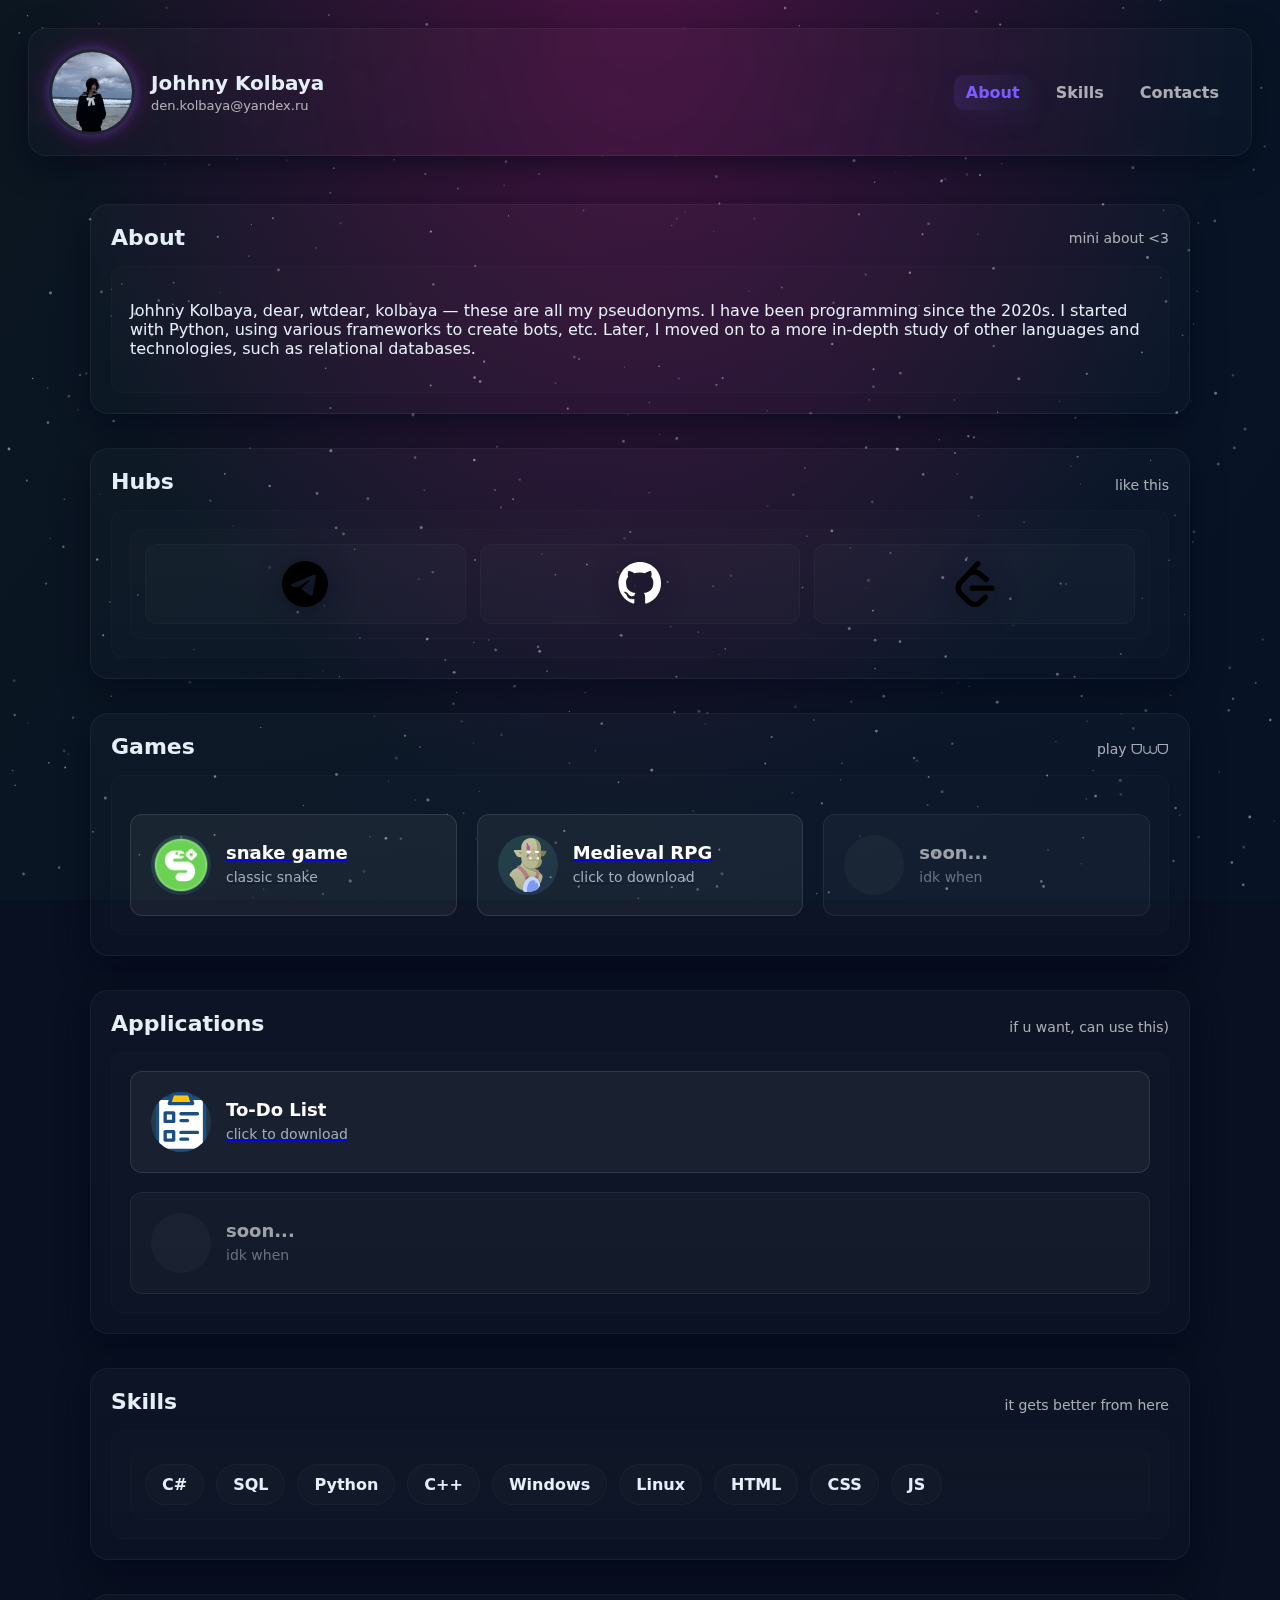
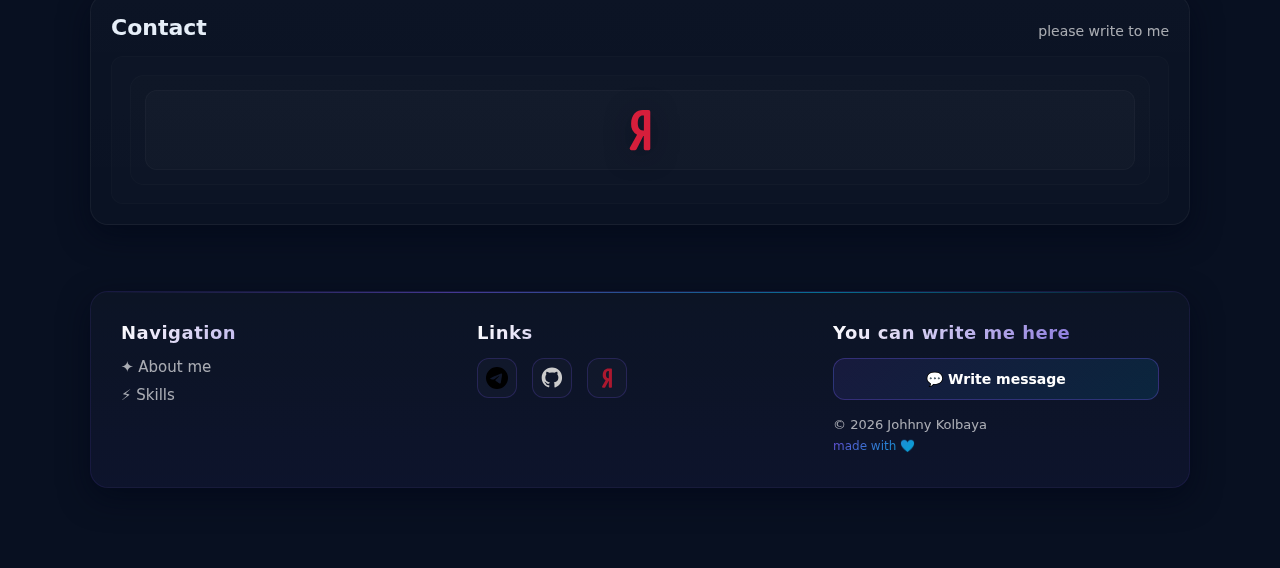
<file: index.html>
<!DOCTYPE html>
<html lang="ru">
<head>
  <meta charset="utf-8" />
  <meta name="viewport" content="width=device-width,initial-scale=1" />
  <title>Johhny Kolbaya</title>
  <link rel="stylesheet" href="style.css">
  <link rel="icon" type="image/png" href="icons/favicon.png">
</head>
<body>
  <header class="header bento-card">
    <div class="header-left">
      <a href="https://t.me/kolbaya1" target="_blank" class="avatar-link">
        <div class="avatar"><img src="avatar.jpg" alt="Avatar"></div>
      </a>
      <div class="title">
        <h1>Johhny Kolbaya</h1>
        <a class="email" href="https://360.yandex.ru/mail/" target="_blank">den.kolbaya@yandex.ru</a>
      </div>
    </div>
    <nav class="topnav" aria-label="Навигация">
      <a href="#about" class="nav-link active">About</a>
      <a href="#skills" class="nav-link">Skills</a>
      <a href="#contacts" class="nav-link">Contacts</a>
    </nav>
  </header>

  <!-- ABOUT -->
  <main class="layout">
    <section id="about" class="section bento-card">
      <div class="section-head">
        <h2>About</h2>
        <div class="muted">mini about <3</div>
      </div>
      <div class="section-body">
        <p>
          Johhny Kolbaya, dear, wtdear, kolbaya — these are all my pseudonyms. I have been programming since the 2020s. I started with Python, using various frameworks to create bots, etc. Later, I moved on to a more in-depth study of other languages and technologies, such as relational databases.
        </p>
      </div>
    </section>

  <!-- HUBS -->
  <section id="hubs" class="section bento-card">
      <div class="section-head">
        <h2>Hubs</h2>
        <div class="muted sub-note">like this</div>
      </div>
      <div class="section-body">
        <div class="contacts-grid">
          <a class="contact-card" href="https://t.me/waytofreed" target="_blank" title="Telegram channel">
            <img src="icons/tg.svg" alt="Telegram channel">
          </a>
          <a class="contact-card" href="https://github.com/wtdear" target="_blank" title="GitHub">
            <img src="icons/github.svg" alt="GitHub">
          </a>
          <a class="contact-card" href="https://leetcode.com/u/wtdear/" target="_blank" title="LeetCode">
            <img src="icons/leetcode.svg" alt="LeetCode">
          </a>
        </div>
      </div>
    </section>

    <!-- GAMES -->
    <section id="games" class="section bento-card">
        <div class="section-head">
            <h2>Games</h2>
            <div class="muted sub-note">play ᗜ⩊ᗜ</div>
        </div>
        <div class="section-body">
            <div class="games-grid">
                <a href="games/snake/index.html" target="_blank" class="game-card-link">
                    <div class="game-card">
                        <div class="game-icon">
                            <img src="games/snake/snake.png" alt="Snake Game" class="game-icon-img">
                        </div>
                        <div class="game-info">
                            <h3>snake game</h3>
                            <p>classic snake</p>
                        </div>
                        <div class="play-arrow">
                            <i class="fas fa-arrow-right"></i>
                        </div>
                    </div>
                </a>
              
                <a href="games/rpg/index.html" target="_blank" class="game-card-link">
                    <div class="game-card">
                        <div class="game-icon"> 
                            <img src="icons/rpg.svg" alt="Indi RPG Game" class="game-icon-img">
                        </div>
                        <div class="game-info">
                            <h3>Medieval RPG</h3>
                            <p>click to download</p>
                        </div>
                        <div class="play-arrow">
                            <i class="fas fa-arrow-right"></i>
                        </div>
                    </div>
                </a>
              
                <div class="game-card coming-soon">
                    <div class="game-icon">
                        <i class="fas fa-clock"></i>
                    </div>
                    <div class="game-info">
                        <h3>soon...</h3>
                        <p>idk when</p>
                    </div>
                </div>
            </div>
        </div>
    </section>
    
    <!-- APPLICATIONS -->
    <section id="apps" class="section bento-card"> <!-- изменен id с games на apps -->
        <div class="section-head">
            <h2>Applications</h2>
            <div class="muted sub-note">if u want, can use this)</div>
        </div>
        <div class="section-body">
            <a href="https://github.com/wtdear/todo_list" target="_blank" class="game-card-link">
                <div class="game-card">
                    <div class="game-icon"> 
                        <img src="icons/todo.svg" alt="simple console application" class="game-icon-img">
                    </div>
                    <div class="game-info">
                        <h3>To-Do List</h3>
                        <p>click to download</p>
                    </div>
                    <div class="play-arrow">
                        <i class="fas fa-arrow-right"></i>
                    </div>
                </div>
            </a>
            <br>
            <div class="game-card coming-soon">
                <div class="game-icon">
                    <i class="fas fa-clock"></i>
                </div>
                <div class="game-info">
                    <h3>soon...</h3>
                    <p>idk when</p>
                </div>
            </div>
        </div>
    </section>
    
  <!-- SKILLS -->
    <section id="skills" class="section bento-card">
      <div class="section-head">
        <h2>Skills</h2>
        <div class="muted sub-note">it gets better from here</div>
      </div>
      <div class="section-body">
        <div class="skills-grid">
          <div class="skill-chip">C#</div>
          <div class="skill-chip">SQL</div>
          <div class="skill-chip">Python</div>
          <div class="skill-chip">C++</div>
          <div class="skill-chip">Windows</div>
          <div class="skill-chip">Linux</div>
          <div class="skill-chip">HTML</div>
          <div class="skill-chip">CSS</div>
          <div class="skill-chip">JS</div>
        </div>
      </div>
    </section>

    <!-- CONTACTS -->
    <section id="contacts" class="section bento-card">
      <div class="section-head">
        <h2>Contact</h2>
        <div class="muted sub-note">please write to me</div>
      </div>
      <div class="section-body">
        <div class="contacts-grid">
          </a>
          <a class="contact-card" target="_blank" href="https://360.yandex.ru/mail/" title="Email">
            <img src="icons/mail.svg" alt="Email">
          </a>
        </div>
      </div>
    </section>

<!-- FOOTER -->  
<footer class="footer bento-card">
  <div class="footer-content">
    <div class="footer-section">
      <h3 class="footer-title">Navigation</h3>
      <div class="footer-links">
        <a href="#about" class="footer-link">✦ About me</a>
        <a href="#skills" class="footer-link">⚡ Skills</a>
      </div>
    </div>
    
    <div class="footer-section">
      <h3 class="footer-title">Links</h3>
      <div class="footer-social">
        <a href="https://t.me/kolbaya1" target="_blank" class="social-icon" title="Telegram">
          <img src="icons/tg.svg" alt="TG">
        </a>
        <a href="https://github.com/wtdear" target="_blank" class="social-icon" title="GitHub">
          <img src="icons/github.svg" alt="GitHub">
        </a>
        <a href="https://360.yandex.ru/mail/" target="_blank" class="social-icon" title="Email">
          <img src="icons/mail.svg" alt="Email">
        </a>
      </div>
    </div>
    
    <div class="footer-section">
      <h3 class="footer-title">You can write me here</h3>
      <div class="footer-contact">
        <a href="https://t.me/kolbaya1" class="contact-button" target="_blank">
          <span>💬 Write message</span>
          <span class="button-glow"></span>
        </a>
        <p class="copyright">© 2026 Johhny Kolbaya<br><span class="cosmic-text">made with 💜</span></p>
      </div>
    </div>
  </div>
</footer>

  </main>

  <canvas id="bgCanvas"></canvas>

  <script src="scripts/background.js"></script>

</body>
</html>
</file>
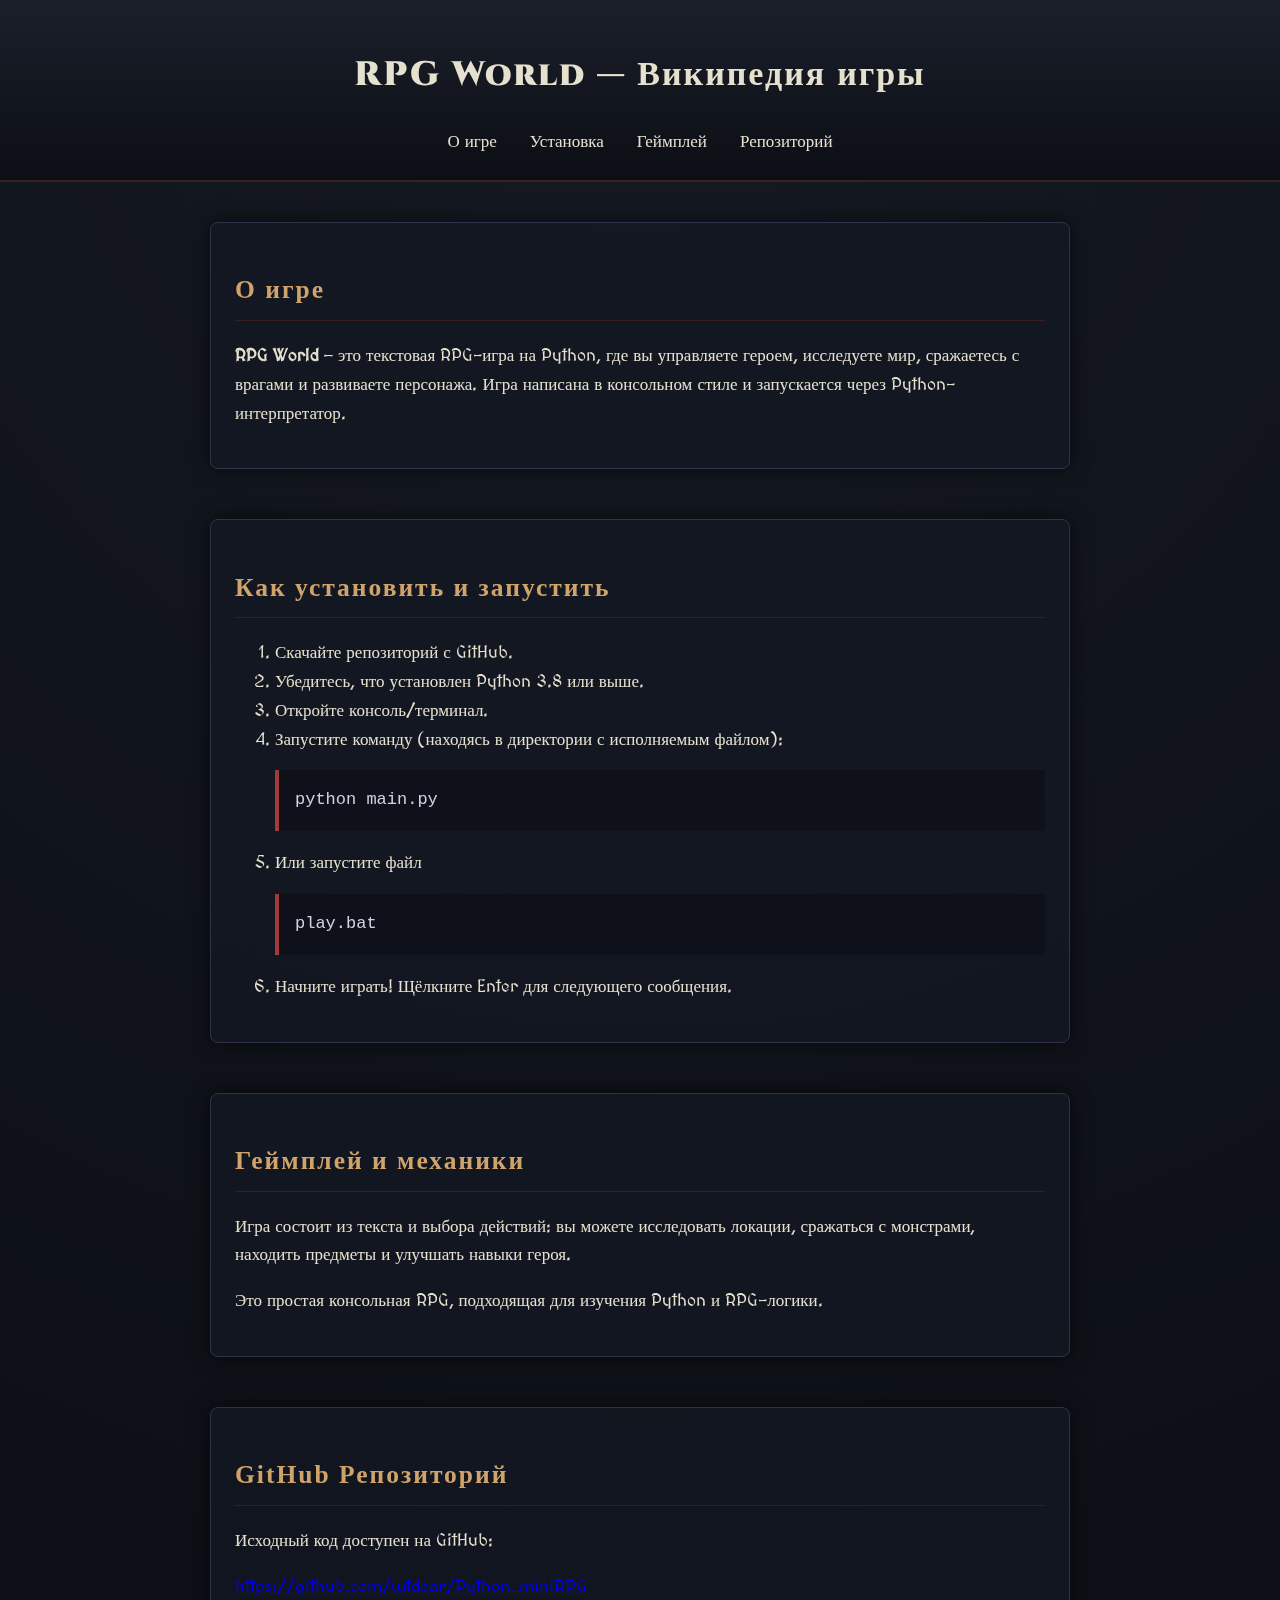
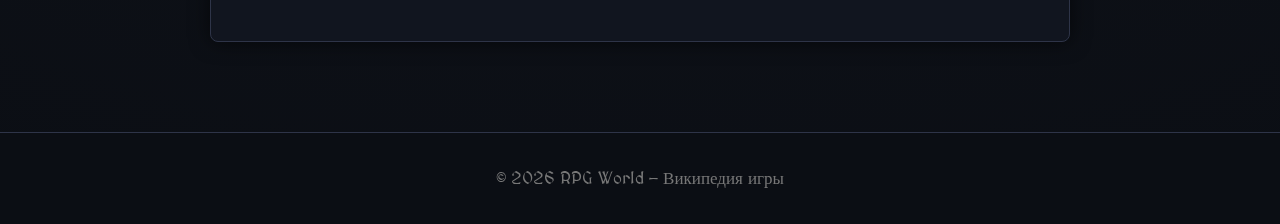
<file: games/rpg/index.html>
<!DOCTYPE html>
<html lang="ru">
<head>
    <meta charset="UTF-8">
    <meta name="viewport" content="width=device-width, initial-scale=1.0">
    <title>RPG World — Википедия игры</title>
    <link rel="stylesheet" href="styles.css">
</head>
<body>
    <header>
        <h1>RPG World — Википедия игры</h1>
        <nav>
            <a href="#about">О игре</a>
            <a href="#install">Установка</a>
            <a href="#gameplay">Геймплей</a>
            <a href="#repo">Репозиторий</a>
        </nav>
    </header>

    <main>
        <!-- Описание -->
        <section id="about">
            <h2>О игре</h2>
            <p>
                <strong>RPG World</strong> — это текстовая RPG-игра на Python,
                где вы управляете героем, исследуете мир, сражаетесь с врагами и
                развиваете персонажа. Игра написана в консольном стиле и запускается
                через Python-интерпретатор.
            </p>
        </section>

        <!-- Установка и запуск -->
        <section id="install">
            <h2>Как установить и запустить</h2>
            <ol>
                <li>Скачайте репозиторий с GitHub.</li>
                <li>Убедитесь, что установлен Python 3.8 или выше.</li>
                <li>Откройте консоль/терминал.</li>
                <li>Запустите команду (находясь в директории с исполняемым файлом):</li>
                <pre><code>python main.py</code></pre>
                <li>Или запустите файл <pre><code>play.bat</code></pre></li>
                <li>Начните играть! Щёлкните Enter для следующего сообщения.</li>
            </ol>
        </section>

        <!-- Геймплей -->
        <section id="gameplay">
            <h2>Геймплей и механики</h2>
            <p>
                Игра состоит из текста и выбора действий: вы можете исследовать локации,
                сражаться с монстрами, находить предметы и улучшать навыки героя.
            </p>
            <p>Это простая консольная RPG, подходящая для изучения Python и RPG-логики.</p>
        </section>

        <!-- GitHub -->
        <section id="repo">
            <h2>GitHub Репозиторий</h2>
            <p>
                Исходный код доступен на GitHub:
            </p>
            <p>
                <a href="https://github.com/wtdear/Python_miniRPG" target="_blank"> https://github.com/wtdear/Python_miniRPG</a>
            </p>
        </section>
    </main>

    <footer>
        <p>© 2026 RPG World — Википедия игры</p>
    </footer>
    <script src="script.js"></script>
</body>
</html>
</file>
<file: style.css>
:root{
  --bg: #081021;
  --card: linear-gradient(180deg, rgba(255,255,255,0.02), rgba(255,255,255,0.01));
  --glass-border: rgba(255,255,255,0.05);
  --accent: #7c5cff;
  --muted: rgba(255,255,255,0.65);
  --text: #e6eef8;
  --radius-lg: 18px;
  --radius-md: 12px;
  --shadow: 0 10px 30px rgba(2,6,23,0.6);
}

*{box-sizing:border-box}
html, body {
    height: 100%;
    margin: 0;
    padding: 0;
}

.avatar {
    width: 86px;
    height: 86px;
    border-radius: 50%;
    overflow: hidden;
    border: 3px solid rgba(255,255,255,0.06);
    flex: 0 0 86px;
    transition: transform .45s ease, box-shadow .45s ease;
    position: relative;
    /* Многослойное свечение для космического эффекта */
    box-shadow: 
        0 0 10px rgba(124, 92, 255, 0.3),
        0 0 20px rgba(124, 92, 255, 0.2),
        0 0 40px rgba(255, 5, 151, 0.2); /* Берем цвет из вашего фона */
}

.avatar img {
    width: 100%;
    height: 100%;
    object-fit: cover;
    display: block;
    transition: filter .45s ease;
}

.avatar:hover {
    transform: rotate3d(0,1,0,14deg) scale(1.03);
    /* Усиленное свечение при наведении */
    box-shadow: 
        0 0 15px rgba(124, 92, 255, 0.6),
        0 0 30px rgba(124, 92, 255, 0.4),
        0 0 60px rgba(255, 5, 151, 0.3),
        0 0 90px rgba(0, 200, 255, 0.2);
}

.avatar:hover img {
    filter: brightness(1.1);
}

body {
    margin: 0;
    font-family: Inter, system-ui, -apple-system, 'Segoe UI', Roboto, 'Helvetica Neue', Arial;
    color: var(--text);
    /* Оставьте ваш красивый градиентный фон */
    background: 
        radial-gradient(
            ellipse at 50% 0%,
            rgba(255, 5, 151, 0.242) 4%,
            transparent 65%
        ),

        radial-gradient(
            ellipse at 90% 90%,
            rgba(0, 200, 255, 0) 0%,
            transparent 40%
        ),
        var(--bg);
    -webkit-font-smoothing: antialiased;
    -moz-osx-font-smoothing: grayscale;
    padding: 28px;
    
    /* Ключевые исправления: */
    min-height: 100vh; /* Минимальная высота = весь экран */
    background-attachment: fixed; /* Фон фиксируется */
    background-size: cover; /* Фон покрывает всю область */
    background-repeat: no-repeat; /* Не повторять фон */
}

/* Layout */
.layout{max-width:1100px;margin:0 auto;display:flex;flex-direction:column;gap:26px;padding-bottom:80px; margin-top: 40px}

.header{display:flex;align-items:center;justify-content:space-between;padding:18px;border-radius:var(--radius-lg);border:1px solid var(--glass-border);background:var(--card);box-shadow:var(--shadow);backdrop-filter:blur(8px)}

.header-left{display:flex;align-items:center;gap:16px}
.avatar{width:86px;height:86px;border-radius:50%;overflow:hidden;border:3px solid rgba(255,255,255,0.06);flex:0 0 86px;transition:transform .45s ease}
.avatar img{width:100%;height:100%;object-fit:cover;display:block}
.avatar:hover{transform:rotate3d(0,1,0,14deg) scale(1.03)}

/* Title */
.title h1{margin:0;font-size:20px}
.title .email{font-size:13px;color:var(--muted);text-decoration:none}

/* Nav */
.topnav{display:flex;gap:12px;align-items:center}
.topnav a{padding:8px 12px;border-radius:10px;text-decoration:none;color:var(--muted);font-weight:700;transition:all .25s ease}
.topnav a:hover{transform:translateY(-3px);background:rgba(255,255,255,0.03)}
.topnav a.active{background:linear-gradient(90deg, rgba(124,92,255,0.12), rgba(0,200,255,0.02));color:var(--accent);box-shadow:0 10px 30px rgba(124,92,255,0.06)}

/* Sections & bento-card */
.bento-card{border-radius:var(--radius-lg);background:var(--card);border:1px solid var(--glass-border);box-shadow:var(--shadow);padding:20px;transition:transform .35s cubic-bezier(.22,1,.36,1),box-shadow .35s}
.bento-card:hover{transform:translateY(-6px) scale(1.01);box-shadow:0 20px 50px rgba(2,6,23,0.55)}

/* section */
.section{margin-top:8px}
.section-head{display:flex;align-items:center;justify-content:space-between;padding-bottom:6px}
.section-head h2{margin:0;font-size:22px}
.muted{color:var(--muted);font-size:14px}
.sub-note{margin-top:6px;margin-left:4px}

/* body card inside section */
.section-body{margin-top:10px;padding:18px;border-radius:var(--radius-md);background:rgba(255,255,255,0.01);border:1px solid rgba(255,255,255,0.02);transition:transform .3s}
.section-body:hover{transform:translateY(-4px)}

/* Skills */
.skills-grid{display:flex;flex-wrap:wrap;gap:12px;padding:14px;border-radius:14px;background:linear-gradient(180deg, rgba(255,255,255,0.01), rgba(255,255,255,0.008));border:1px solid rgba(255,255,255,0.02)}
.skill-chip{padding:10px 16px;border-radius:999px;background:rgba(255,255,255,0.02);border:1px solid rgba(255,255,255,0.03);font-weight:700;transition:all .28s;cursor:default}
.skill-chip:hover{transform:translateY(-6px) scale(1.06);background:linear-gradient(90deg, rgba(124,92,255,0.12), rgba(0,200,255,0.03));color:var(--text)}

/* Contacts grid - images */
.contacts-grid{display:grid;grid-template-columns:repeat(auto-fit,minmax(120px,1fr));gap:14px;padding:14px;border-radius:14px;background:linear-gradient(180deg, rgba(255,255,255,0.01), rgba(255,255,255,0.008));border:1px solid rgba(255,255,255,0.02)}

.contact-card{display:flex;align-items:center;justify-content:center;padding:16px;border-radius:12px;background:rgba(255,255,255,0.02);border:1px solid rgba(255,255,255,0.03);transition:transform .32s,box-shadow .32s; text-decoration:none}
.contact-card img{width:46px;height:46px;display:block;filter:drop-shadow(0 4px 12px rgba(2,6,23,0.5))}
.contact-card:hover{transform:translateY(-6px) rotate3d(1,1,0,6deg);box-shadow:0 18px 36px rgba(2,6,23,0.45)}

/* Улучшенный подвал */
.footer {
    margin-top: 40px;
    padding: 0;
    overflow: hidden;
    background: linear-gradient(180deg, 
        rgba(255,255,255,0.02) 0%, 
        rgba(124,92,255,0.05) 100%);
    border: 1px solid rgba(124,92,255,0.1);
    position: relative;
}

.footer::before {
    content: '';
    position: absolute;
    top: 0;
    left: 0;
    right: 0;
    height: 1px;
    background: linear-gradient(90deg, 
        transparent, 
        rgba(124,92,255,0.5), 
        rgba(0,200,255,0.5), 
        transparent);
}

.footer-content {
    display: grid;
    grid-template-columns: repeat(auto-fit, minmax(200px, 1fr));
    gap: 30px;
    padding: 30px;
}

.footer-section {
    display: flex;
    flex-direction: column;
    gap: 15px;
}

.footer-title {
    margin: 0;
    font-size: 18px;
    font-weight: 600;
    background: linear-gradient(135deg, #fff, rgba(124,92,255,0.8));
    -webkit-background-clip: text;
    -webkit-text-fill-color: transparent;
    background-clip: text;
    letter-spacing: 0.5px;
}

.footer-links {
    display: flex;
    flex-direction: column;
    gap: 10px;
}

.footer-link {
    color: var(--muted);
    text-decoration: none;
    transition: all 0.3s ease;
    font-size: 15px;
    position: relative;
    width: fit-content;
}

.footer-link:hover {
    color: white;
    transform: translateX(5px);
    text-shadow: 0 0 8px rgba(124,92,255,0.5);
}

.footer-social {
    display: flex;
    gap: 15px;
    flex-wrap: wrap;
}

.social-icon {
    width: 40px;
    height: 40px;
    border-radius: 12px;
    background: rgba(255,255,255,0.02);
    border: 1px solid rgba(124,92,255,0.2);
    display: flex;
    align-items: center;
    justify-content: center;
    transition: all 0.3s ease;
    position: relative;
    overflow: hidden;
}

.social-icon::before {
    content: '';
    position: absolute;
    top: -2px;
    left: -2px;
    right: -2px;
    bottom: -2px;
    background: linear-gradient(45deg, 
        rgba(124,92,255,0.5), 
        rgba(0,200,255,0.3));
    border-radius: 12px;
    z-index: -1;
    opacity: 0;
    transition: opacity 0.3s ease;
}

.social-icon:hover {
    transform: translateY(-5px);
    border-color: transparent;
}

.social-icon:hover::before {
    opacity: 1;
}

.social-icon img {
    width: 22px;
    height: 22px;
    filter: brightness(0.8);
    transition: filter 0.3s ease;
}

.social-icon:hover img {
    filter: brightness(1.2);
}

.footer-contact {
    display: flex;
    flex-direction: column;
    gap: 15px;
}

.contact-button {
    display: inline-flex;
    align-items: center;
    justify-content: center;
    padding: 12px 20px;
    background: linear-gradient(135deg, 
        rgba(124,92,255,0.1), 
        rgba(0,200,255,0.1));
    border: 1px solid rgba(124,92,255,0.3);
    border-radius: 12px;
    color: white;
    text-decoration: none;
    font-weight: 600;
    font-size: 14px;
    transition: none; /* Убираем все transitions */
    position: relative;
    overflow: hidden;
}

.contact-button:hover {
    /* Убираем все эффекты при наведении */
    border-color: rgba(124,92,255,0.3); /* Оставляем таким же как в обычном состоянии */
    box-shadow: none; /* Убираем тень */
    transform: none; /* Убираем трансформацию */
}

.button-glow {
    position: absolute;
    top: 50%;
    left: 50%;
    width: 0;
    height: 0;
    border-radius: 50%;
    background: radial-gradient(circle, 
        rgba(124,92,255,0.4) 0%, 
        transparent 70%);
    transition: all 0.5s ease;
    transform: translate(-50%, -50%);
}

.contact-button:hover {
    border-color: rgba(124,92,255,0.8);
    box-shadow: 0 0 20px rgba(124,92,255,0.3);
    transform: translateY(-2px);
}

.contact-button:hover .button-glow {
    width: 200px;
    height: 200px;
}

.copyright {
    margin: 0;
    font-size: 13px;
    color: var(--muted);
    line-height: 1.6;
}

.cosmic-text {
    font-size: 12px;
    background: linear-gradient(135deg, 
        rgba(124,92,255,0.8), 
        rgba(0,200,255,0.8));
    -webkit-background-clip: text;
    -webkit-text-fill-color: transparent;
    background-clip: text;
}

/* Адаптивность */
@media (max-width: 768px) {
    .footer-content {
        grid-template-columns: 1fr;
        gap: 25px;
        padding: 25px;
    }
    
    .footer-section {
        text-align: center;
        align-items: center;
    }
    
    .footer-links {
        align-items: center;
    }
    
    .footer-link:hover {
        transform: translateY(-2px) scale(1.05);
    }
    
    .footer-social {
        justify-content: center;
    }
}

/* Theme toggle */
.theme-toggle{position:fixed;right:22px;bottom:22px;background:var(--card);border:1px solid var(--glass-border);padding:10px;border-radius:12px;cursor:pointer;box-shadow:var(--shadow);user-select:none}

/* canvas bg full screen behind content */
#bgCanvas{position:fixed;left:0;top:0;width:100%;height:100%;z-index:-1;pointer-events:none}

/* responsive */
@media(max-width:880px){
  .header{
    flex-direction: column;
    align-items: flex-start;
    gap: 12px;
  }
  .footer{
    flex-direction: column;
  }
}

@media(max-width: 768px){
  .topnav{
    flex-wrap: wrap;
    justify-content: flex-start;
    width: 100%;
    gap: 8px;
  }
  .topnav a{
    flex: 1;
    min-width: calc(50% - 8px);
    text-align: center;
    padding: 10px 8px;
    font-size: 14px;
  }
}

@media(max-width: 480px){
  .topnav a{
    min-width: 100%;
    font-size: 13px;
  }
  body{
    padding: 16px;
  }
}
/* Games Section */
.games-container {
  display: grid;
  grid-template-columns: repeat(auto-fit, minmax(250px, 1fr));
  gap: 1.5rem;
  margin-top: 1rem;
}

.game-card {
  background: linear-gradient(135deg, rgba(255, 255, 255, 0.05), rgba(255, 255, 255, 0.02));
  border: 1px solid rgba(255, 255, 255, 0.1);
  border-radius: 12px;
  padding: 1.5rem;
  cursor: pointer;
  transition: all 0.3s ease;
  position: relative;
  overflow: hidden;
}

.game-card:hover {
  transform: translateY(-5px);
  border-color: rgba(124, 92, 255, 0.3);
  box-shadow: 0 10px 30px rgba(124, 92, 255, 0.1);
}

.game-card h3 {
  margin: 0 0 0.5rem 0;
  color: white;
  font-size: 1.2rem;
}

.game-card p {
  margin: 0;
  color: rgba(255, 255, 255, 0.7);
  font-size: 0.9rem;
}

.game-tags {
  display: flex;
  gap: 0.5rem;
  margin-top: 1rem;
}

.game-tag {
  background: rgba(124, 92, 255, 0.1);
  color: rgba(124, 92, 255, 0.9);
  padding: 0.25rem 0.75rem;
  border-radius: 20px;
  font-size: 0.8rem;
  border: 1px solid rgba(124, 92, 255, 0.2);
}

.coming-soon {
  opacity: 0.7;
  cursor: default;
}

.coming-soon:hover {
  transform: none;
  border-color: rgba(255, 255, 255, 0.1);
  box-shadow: none;
}

/* Game Container */
.game-header {
  display: flex;
  justify-content: space-between;
  align-items: center;
  margin-bottom: 1rem;
  padding: 1rem;
  background: rgba(0, 0, 0, 0.2);
  border-radius: 8px;
}

.game-close-btn {
  background: rgba(124, 92, 255, 0.1);
  color: rgba(124, 92, 255, 0.9);
  border: 1px solid rgba(124, 92, 255, 0.3);
  padding: 0.5rem 1rem;
  border-radius: 6px;
  cursor: pointer;
  transition: all 0.3s ease;
}

.game-close-btn:hover {
  background: rgba(124, 92, 255, 0.2);
}

#game-container {
  position: relative;
  min-height: 400px;
}

/* Snake Game Styles */
.stage {
  position: relative;
  background: rgba(0, 0, 0, 0.2);
  border-radius: 8px;
  overflow: hidden;
}

#score {
  font-weight: bold;
  color: #fff;
}

/* Controls Info */
.controls-info {
  margin-top: 1rem;
  padding: 1rem;
  background: rgba(255, 255, 255, 0.05);
  border-radius: 8px;
  font-size: 0.9rem;
  color: rgba(255, 255, 255, 0.7);
}

.controls-info p {
  margin: 0.5rem 0;
}

.controls-info kbd {
  background: rgba(0, 0, 0, 0.3);
  border: 1px solid rgba(255, 255, 255, 0.2);
  padding: 0.2rem 0.5rem;
  border-radius: 4px;
  font-family: monospace;
  font-size: 0.9rem;
}

/* Games Styles - Updated with image icon */
.games-grid {
    display: grid;
    grid-template-columns: repeat(auto-fill, minmax(280px, 1fr));
    gap: 20px;
    margin-top: 20px;
}

.game-card {
    display: flex;
    align-items: center;
    gap: 15px;
    padding: 20px;
    background: rgba(255, 255, 255, 0.05);
    border-radius: 12px;
    border: 1px solid rgba(255, 255, 255, 0.1);
    text-decoration: none;
    color: inherit;
    transition: all 0.3s ease;
    cursor: pointer;
    position: relative;
    overflow: hidden;
}

.game-card:not(.coming-soon):hover {
    background: rgba(255, 255, 255, 0.1);
    transform: translateY(-3px);
    border-color: rgba(124, 92, 255, 0.3);
    box-shadow: 0 10px 25px rgba(0, 0, 0, 0.2);
}

.game-card:not(.coming-soon):hover .play-arrow {
    transform: translateX(5px);
    opacity: 1;
}

.game-icon {
    width: 60px;
    height: 60px;
    background: linear-gradient(135deg, rgba(79, 195, 161, 0.2) 0%, rgba(74, 111, 165, 0.2) 100%);
    border-radius: 32px;
    display: flex;
    align-items: center;
    justify-content: center;
    font-size: 24px;
    color: white;
    overflow: hidden;
    position: relative;
    flex-shrink: 0;
}

.game-icon-img {
    width: 100%;
    height: 100%;
    object-fit: cover;
    border-radius: 12px;
    transition: transform 0.3s ease;
}

.game-card:hover .game-icon-img {
    transform: scale(1.05);
}

.game-info {
    flex: 1;
    min-width: 0; /* Для правильного обрезания текста */
}

.game-info h3 {
    margin: 0 0 5px 0;
    color: white;
    font-size: 18px;
    font-weight: 600;
    white-space: nowrap;
    overflow: hidden;
    text-overflow: ellipsis;
}

.game-info p {
    margin: 0;
    font-size: 14px;
    color: #a0aec0;
    line-height: 1.4;
    display: -webkit-box;
    -webkit-line-clamp: 2;
    -webkit-box-orient: vertical;
    overflow: hidden;
}

.play-arrow {
    color: #4fc3a1;
    font-size: 18px;
    opacity: 0.7;
    transition: all 0.3s ease;
}

.coming-soon {
    opacity: 0.6;
    cursor: default;
}

.coming-soon:hover {
    transform: none;
    background: rgba(255, 255, 255, 0.05);
    border-color: rgba(255, 255, 255, 0.1);
    box-shadow: none;
}

.coming-soon .game-icon {
    background: rgba(255, 255, 255, 0.05);
}

/* Click anywhere hint */
.game-card::after {
    content: 'click';
    position: absolute;
    bottom: 0;
    left: 0;
    right: 0;
    background: linear-gradient(to right, transparent, rgba(79, 195, 161, 0.1), transparent);
    text-align: center;
    font-size: 11px;
    color: #4fc3a1;
    padding: 3px;
    opacity: 0;
    transform: translateY(100%);
    transition: all 0.3s ease;
}

.game-card:hover::after {
    opacity: 1;
    transform: translateY(0);
}

@media (max-width: 768px) {
    .games-grid {
        grid-template-columns: 1fr;
    }
    
    .game-card {
        padding: 15px;
    }
    
    .game-icon {
        width: 50px;
        height: 50px;
        font-size: 20px;
    }
    
    .game-info h3 {
        font-size: 16px;
    }
    
    .game-info p {
        font-size: 13px;
    }
}
</file>
<file: games/rpg/styles.css>
@import url('https://fonts.googleapis.com/css2?family=Cinzel:wght@700;900&family=MedievalSharp&display=swap');


* {
    box-sizing: border-box;
}

body {
    margin: 0;
    font-family: 'MedievalSharp', serif;
    background: radial-gradient(circle at top, #151922, #0b0e14);
    color: #e6e1cf;
    line-height: 1.7;
    font-size: 17px;
}


/* Заголовок */
header {
    background: linear-gradient(to bottom, #1b1f2a, #0b0e14);
    border-bottom: 2px solid #3a1f1f;
    padding: 24px;
    text-align: center;
}

header h1,
h2 {
    font-family: 'Cinzel', serif;
    font-weight: 900;
    letter-spacing: 2px;
}


/* Навигация */
nav {
    margin-top: 12px;
}

nav a {
    color: #e6e1cf;
    margin: 0 14px;
    text-decoration: none;
    position: relative;
}

nav a::after {
    content: "";
    position: absolute;
    left: 0;
    bottom: -4px;
    width: 0;
    height: 2px;
    background: #a33a3a;
    transition: width 0.3s;
}

nav a:hover::after {
    width: 100%;
}

/* Контент */
main {
    max-width: 900px;
    margin: auto;
    padding: 40px 20px;
}

section {
    margin-bottom: 50px;
    padding: 24px;
    background: rgba(20, 24, 35, 0.7);
    border: 1px solid #2e3448;
    border-radius: 8px;
    box-shadow: 0 0 20px rgba(0,0,0,0.6);
}

h2 {
    font-family: 'Uncial Antiqua', serif;
    color: #cfa36a;
    border-bottom: 1px solid #3a1f1f;
    padding-bottom: 8px;
    margin-bottom: 20px;
}

/* Код */
pre {
    background: #0e111a;
    border-left: 4px solid #a33a3a;
    padding: 16px;
    overflow-x: auto;
    color: #cfd2e3;
}

/* Футер */
footer {
    background: #0b0e14;
    text-align: center;
    padding: 14px;
    color: #777;
    border-top: 1px solid #2e3448;
}
#fog-layer {
    mix-blend-mode: screen;
}
</file>
